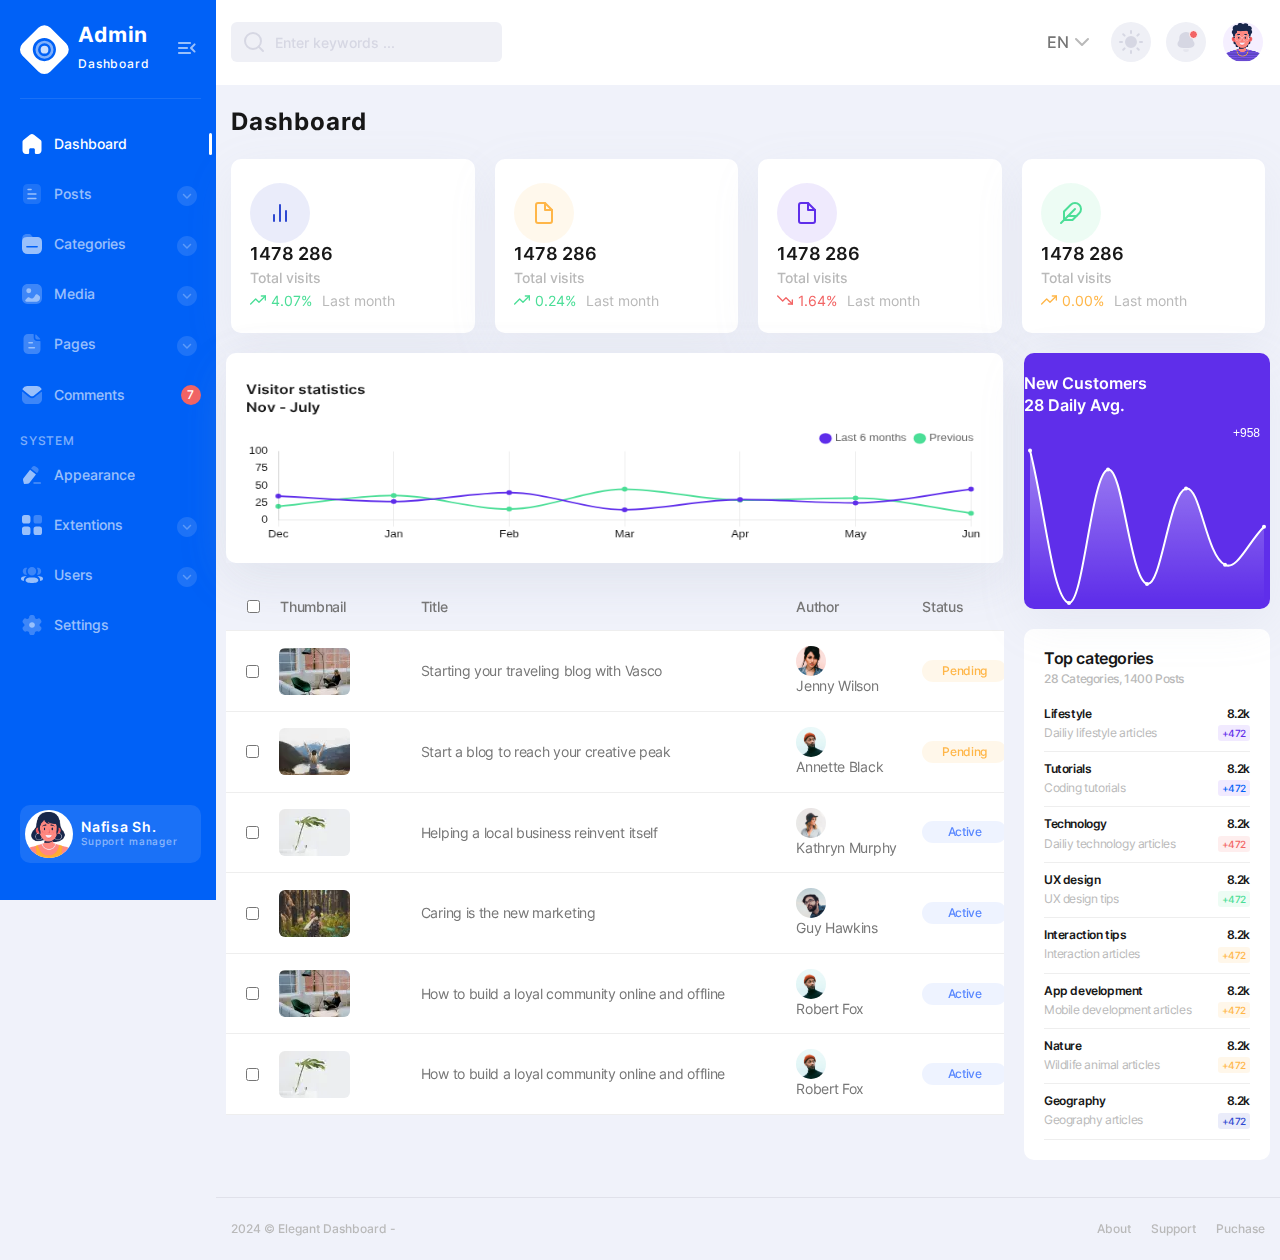
<file: index.html>
<!DOCTYPE html>
<html lang="en">

<head>
  <meta charset="UTF-8">
  <meta http-equiv="X-UA-Compatible" content="IE=edge">
  <meta name="viewport" content="width=device-width, initial-scale=1.0">
  <title>Admin Dashboard</title>
  <!-- Favicon -->
  <link rel="shortcut icon" href="./img/svg/logo.svg" type="image/x-icon">
  <!-- Custom styles -->
  <link rel="stylesheet" href="./css/style.min.css">
</head>

<body>
  <div class="layer"></div>
<!-- ! Body -->
<a class="skip-link sr-only" href="#skip-target">Skip to content</a>
<div class="page-flex">
  <!-- ! Sidebar -->
  <aside class="sidebar">
    <div class="sidebar-start">
        <div class="sidebar-head">
            <a href="/" class="logo-wrapper" title="Home">
                <span class="sr-only">Home</span>
                <span class="icon logo" aria-hidden="true"></span>
                <div class="logo-text">
                    <span class="logo-title">Admin</span>
                    <span class="logo-subtitle">Dashboard</span>
                </div>

            </a>
            <button class="sidebar-toggle transparent-btn" title="Menu" type="button">
                <span class="sr-only">Toggle menu</span>
                <span class="icon menu-toggle" aria-hidden="true"></span>
            </button>
        </div>
        <div class="sidebar-body">
            <ul class="sidebar-body-menu">
                <li>
                    <a class="active" href="/"><span class="icon home" aria-hidden="true"></span>Dashboard</a>
                </li>
                <li>
                    <a class="show-cat-btn" href="##">
                        <span class="icon document" aria-hidden="true"></span>Posts
                        <span class="category__btn transparent-btn" title="Open list">
                            <span class="sr-only">Open list</span>
                            <span class="icon arrow-down" aria-hidden="true"></span>
                        </span>
                    </a>
                    <ul class="cat-sub-menu">
                        <li>
                            <a href="posts.html">All Posts</a>
                        </li>
                        <li>
                            <a href="new-post.html">Add new post</a>
                        </li>
                    </ul>
                </li>
                <li>
                    <a class="show-cat-btn" href="##">
                        <span class="icon folder" aria-hidden="true"></span>Categories
                        <span class="category__btn transparent-btn" title="Open list">
                            <span class="sr-only">Open list</span>
                            <span class="icon arrow-down" aria-hidden="true"></span>
                        </span>
                    </a>
                    <ul class="cat-sub-menu">
                        <li>
                            <a href="categories.html">All categories</a>
                        </li>
                    </ul>
                </li>
                <li>
                    <a class="show-cat-btn" href="##">
                        <span class="icon image" aria-hidden="true"></span>Media
                        <span class="category__btn transparent-btn" title="Open list">
                            <span class="sr-only">Open list</span>
                            <span class="icon arrow-down" aria-hidden="true"></span>
                        </span>
                    </a>
                    <ul class="cat-sub-menu">
                        <li>
                            <a href="media-01.html">Media-01</a>
                        </li>
                        <li>
                            <a href="media-02.html">Media-02</a>
                        </li>
                    </ul>
                </li>
                <li>
                    <a class="show-cat-btn" href="##">
                        <span class="icon paper" aria-hidden="true"></span>Pages
                        <span class="category__btn transparent-btn" title="Open list">
                            <span class="sr-only">Open list</span>
                            <span class="icon arrow-down" aria-hidden="true"></span>
                        </span>
                    </a>
                    <ul class="cat-sub-menu">
                        <li>
                            <a href="pages.html">All pages</a>
                        </li>
                        <li>
                            <a href="new-page.html">Add new page</a>
                        </li>
                    </ul>
                </li>
                <li>
                    <a href="comments.html">
                        <span class="icon message" aria-hidden="true"></span>
                        Comments
                    </a>
                    <span class="msg-counter">7</span>
                </li>
            </ul>
            <span class="system-menu__title">system</span>
            <ul class="sidebar-body-menu">
                <li>
                    <a href="appearance.html"><span class="icon edit" aria-hidden="true"></span>Appearance</a>
                </li>
                <li>
                    <a class="show-cat-btn" href="##">
                        <span class="icon category" aria-hidden="true"></span>Extentions
                        <span class="category__btn transparent-btn" title="Open list">
                            <span class="sr-only">Open list</span>
                            <span class="icon arrow-down" aria-hidden="true"></span>
                        </span>
                    </a>
                    <ul class="cat-sub-menu">
                        <li>
                            <a href="extention-01.html">Extentions-01</a>
                        </li>
                        <li>
                            <a href="extention-02.html">Extentions-02</a>
                        </li>
                    </ul>
                </li>
                <li>
                    <a class="show-cat-btn" href="##">
                        <span class="icon user-3" aria-hidden="true"></span>Users
                        <span class="category__btn transparent-btn" title="Open list">
                            <span class="sr-only">Open list</span>
                            <span class="icon arrow-down" aria-hidden="true"></span>
                        </span>
                    </a>
                    <ul class="cat-sub-menu">
                        <li>
                            <a href="users-01.html">Users-01</a>
                        </li>
                        <li>
                            <a href="users-02.html">Users-02</a>
                        </li>
                    </ul>
                </li>
                <li>
                    <a href="##"><span class="icon setting" aria-hidden="true"></span>Settings</a>
                </li>
            </ul>
        </div>
    </div>
    <div class="sidebar-footer">
        <a href="##" class="sidebar-user">
            <span class="sidebar-user-img">
                <picture><source srcset="./img/avatar/avatar-illustrated-01.webp" type="image/webp"><img src="./img/avatar/avatar-illustrated-01.png" alt="User name"></picture>
            </span>
            <div class="sidebar-user-info">
                <span class="sidebar-user__title">Nafisa Sh.</span>
                <span class="sidebar-user__subtitle">Support manager</span>
            </div>
        </a>
    </div>
</aside>
  <div class="main-wrapper">
    <!-- ! Main nav -->
    <nav class="main-nav--bg">
  <div class="container main-nav">
    <div class="main-nav-start">
      <div class="search-wrapper">
        <i data-feather="search" aria-hidden="true"></i>
        <input type="text" placeholder="Enter keywords ..." required>
      </div>
    </div>
    <div class="main-nav-end">
      <button class="sidebar-toggle transparent-btn" title="Menu" type="button">
        <span class="sr-only">Toggle menu</span>
        <span class="icon menu-toggle--gray" aria-hidden="true"></span>
      </button>
      <div class="lang-switcher-wrapper">
        <button class="lang-switcher transparent-btn" type="button">
          EN
          <i data-feather="chevron-down" aria-hidden="true"></i>
        </button>
        <ul class="lang-menu dropdown">
          <li><a href="##">English</a></li>
          <li><a href="##">French</a></li>
          <li><a href="##">Uzbek</a></li>
        </ul>
      </div>
      <button class="theme-switcher gray-circle-btn" type="button" title="Switch theme">
        <span class="sr-only">Switch theme</span>
        <i class="sun-icon" data-feather="sun" aria-hidden="true"></i>
        <i class="moon-icon" data-feather="moon" aria-hidden="true"></i>
      </button>
      <div class="notification-wrapper">
        <button class="gray-circle-btn dropdown-btn" title="To messages" type="button">
          <span class="sr-only">To messages</span>
          <span class="icon notification active" aria-hidden="true"></span>
        </button>
        <ul class="users-item-dropdown notification-dropdown dropdown">
          <li>
            <a href="##">
              <div class="notification-dropdown-icon info">
                <i data-feather="check"></i>
              </div>
              <div class="notification-dropdown-text">
                <span class="notification-dropdown__title">System just updated</span>
                <span class="notification-dropdown__subtitle">The system has been successfully upgraded. Read more
                  here.</span>
              </div>
            </a>
          </li>
          <li>
            <a href="##">
              <div class="notification-dropdown-icon danger">
                <i data-feather="info" aria-hidden="true"></i>
              </div>
              <div class="notification-dropdown-text">
                <span class="notification-dropdown__title">The cache is full!</span>
                <span class="notification-dropdown__subtitle">Unnecessary caches take up a lot of memory space and
                  interfere ...</span>
              </div>
            </a>
          </li>
          <li>
            <a href="##">
              <div class="notification-dropdown-icon info">
                <i data-feather="check" aria-hidden="true"></i>
              </div>
              <div class="notification-dropdown-text">
                <span class="notification-dropdown__title">New Subscriber here!</span>
                <span class="notification-dropdown__subtitle">A new subscriber has subscribed.</span>
              </div>
            </a>
          </li>
          <li>
            <a class="link-to-page" href="##">Go to Notifications page</a>
          </li>
        </ul>
      </div>
      <div class="nav-user-wrapper">
        <button href="##" class="nav-user-btn dropdown-btn" title="My profile" type="button">
          <span class="sr-only">My profile</span>
          <span class="nav-user-img">
            <picture><source srcset="./img/avatar/avatar-illustrated-02.webp" type="image/webp"><img src="./img/avatar/avatar-illustrated-02.png" alt="User name"></picture>
          </span>
        </button>
        <ul class="users-item-dropdown nav-user-dropdown dropdown">
          <li><a href="##">
              <i data-feather="user" aria-hidden="true"></i>
              <span>Profile</span>
            </a></li>
          <li><a href="##">
              <i data-feather="settings" aria-hidden="true"></i>
              <span>Account settings</span>
            </a></li>
          <li><a class="danger" href="##">
              <i data-feather="log-out" aria-hidden="true"></i>
              <span>Log out</span>
            </a></li>
        </ul>
      </div>
    </div>
  </div>
</nav>
    <!-- ! Main -->
    <main class="main users chart-page" id="skip-target">
      <div class="container">
        <h2 class="main-title">Dashboard</h2>
        <div class="row stat-cards">
          <div class="col-md-6 col-xl-3">
            <article class="stat-cards-item">
              <div class="stat-cards-icon primary">
                <i data-feather="bar-chart-2" aria-hidden="true"></i>
              </div>
              <div class="stat-cards-info">
                <p class="stat-cards-info__num">1478 286</p>
                <p class="stat-cards-info__title">Total visits</p>
                <p class="stat-cards-info__progress">
                  <span class="stat-cards-info__profit success">
                    <i data-feather="trending-up" aria-hidden="true"></i>4.07%
                  </span>
                  Last month
                </p>
              </div>
            </article>
          </div>
          <div class="col-md-6 col-xl-3">
            <article class="stat-cards-item">
              <div class="stat-cards-icon warning">
                <i data-feather="file" aria-hidden="true"></i>
              </div>
              <div class="stat-cards-info">
                <p class="stat-cards-info__num">1478 286</p>
                <p class="stat-cards-info__title">Total visits</p>
                <p class="stat-cards-info__progress">
                  <span class="stat-cards-info__profit success">
                    <i data-feather="trending-up" aria-hidden="true"></i>0.24%
                  </span>
                  Last month
                </p>
              </div>
            </article>
          </div>
          <div class="col-md-6 col-xl-3">
            <article class="stat-cards-item">
              <div class="stat-cards-icon purple">
                <i data-feather="file" aria-hidden="true"></i>
              </div>
              <div class="stat-cards-info">
                <p class="stat-cards-info__num">1478 286</p>
                <p class="stat-cards-info__title">Total visits</p>
                <p class="stat-cards-info__progress">
                  <span class="stat-cards-info__profit danger">
                    <i data-feather="trending-down" aria-hidden="true"></i>1.64%
                  </span>
                  Last month
                </p>
              </div>
            </article>
          </div>
          <div class="col-md-6 col-xl-3">
            <article class="stat-cards-item">
              <div class="stat-cards-icon success">
                <i data-feather="feather" aria-hidden="true"></i>
              </div>
              <div class="stat-cards-info">
                <p class="stat-cards-info__num">1478 286</p>
                <p class="stat-cards-info__title">Total visits</p>
                <p class="stat-cards-info__progress">
                  <span class="stat-cards-info__profit warning">
                    <i data-feather="trending-up" aria-hidden="true"></i>0.00%
                  </span>
                  Last month
                </p>
              </div>
            </article>
          </div>
        </div>
        <div class="row">
          <div class="col-lg-9">
            <div class="chart">
              <canvas id="myChart" aria-label="Site statistics" role="img"></canvas>
            </div>
            <div class="users-table table-wrapper">
              <table class="posts-table">
                <thead>
                  <tr class="users-table-info">
                    <th>
                      <label class="users-table__checkbox ms-20">
                        <input type="checkbox" class="check-all">Thumbnail
                      </label>
                    </th>
                    <th>Title</th>
                    <th>Author</th>
                    <th>Status</th>
                    <th>Date</th>
                    <th>Action</th>
                  </tr>
                </thead>
                <tbody>
                  <tr>
                    <td>
                      <label class="users-table__checkbox">
                        <input type="checkbox" class="check">
                        <div class="categories-table-img">
                          <picture><source srcset="./img/categories/01.webp" type="image/webp"><img src="./img/categories/01.jpg" alt="category"></picture>
                        </div>
                      </label>
                    </td>
                    <td>
                      Starting your traveling blog with Vasco
                    </td>
                    <td>
                      <div class="pages-table-img">
                        <picture><source srcset="./img/avatar/avatar-face-04.webp" type="image/webp"><img src="./img/avatar/avatar-face-04.png" alt="User Name"></picture>
                        Jenny Wilson
                      </div>
                    </td>
                    <td><span class="badge-pending">Pending</span></td>
                    <td>17.04.2021</td>
                    <td>
                      <span class="p-relative">
                        <button class="dropdown-btn transparent-btn" type="button" title="More info">
                          <div class="sr-only">More info</div>
                          <i data-feather="more-horizontal" aria-hidden="true"></i>
                        </button>
                        <ul class="users-item-dropdown dropdown">
                          <li><a href="##">Edit</a></li>
                          <li><a href="##">Quick edit</a></li>
                          <li><a href="##">Trash</a></li>
                        </ul>
                      </span>
                    </td>
                  </tr>
                  <tr>
                    <td>
                      <label class="users-table__checkbox">
                        <input type="checkbox" class="check">
                        <div class="categories-table-img">
                          <picture><source srcset="./img/categories/02.webp" type="image/webp"><img src="./img/categories/02.jpg" alt="category"></picture>
                        </div>
                      </label>
                    </td>
                    <td>
                      Start a blog to reach your creative peak
                    </td>
                    <td>
                      <div class="pages-table-img">
                        <picture><source srcset="./img/avatar/avatar-face-03.webp" type="image/webp"><img src="./img/avatar/avatar-face-03.png" alt="User Name"></picture>
                        Annette Black
                      </div>
                    </td>
                    <td><span class="badge-pending">Pending</span></td>
                    <td>23.04.2021</td>
                    <td>
                      <span class="p-relative">
                        <button class="dropdown-btn transparent-btn" type="button" title="More info">
                          <div class="sr-only">More info</div>
                          <i data-feather="more-horizontal" aria-hidden="true"></i>
                        </button>
                        <ul class="users-item-dropdown dropdown">
                          <li><a href="##">Edit</a></li>
                          <li><a href="##">Quick edit</a></li>
                          <li><a href="##">Trash</a></li>
                        </ul>
                      </span>
                    </td>
                  </tr>
                  <tr>
                    <td>
                      <label class="users-table__checkbox">
                        <input type="checkbox" class="check">
                        <div class="categories-table-img">
                          <picture><source srcset="./img/categories/03.webp" type="image/webp"><img src="./img/categories/03.jpg" alt="category"></picture>
                        </div>
                      </label>
                    </td>
                    <td>
                      Helping a local business reinvent itself
                    </td>
                    <td>
                      <div class="pages-table-img">
                        <picture><source srcset="./img/avatar/avatar-face-02.webp" type="image/webp"><img src="./img/avatar/avatar-face-02.png" alt="User Name"></picture>
                        Kathryn Murphy
                      </div>
                    </td>
                    <td><span class="badge-active">Active</span></td>
                    <td>17.04.2021</td>
                    <td>
                      <span class="p-relative">
                        <button class="dropdown-btn transparent-btn" type="button" title="More info">
                          <div class="sr-only">More info</div>
                          <i data-feather="more-horizontal" aria-hidden="true"></i>
                        </button>
                        <ul class="users-item-dropdown dropdown">
                          <li><a href="##">Edit</a></li>
                          <li><a href="##">Quick edit</a></li>
                          <li><a href="##">Trash</a></li>
                        </ul>
                      </span>
                    </td>
                  </tr>
                  <tr>
                    <td>
                      <label class="users-table__checkbox">
                        <input type="checkbox" class="check">
                        <div class="categories-table-img">
                          <picture><source srcset="./img/categories/04.webp" type="image/webp"><img src="./img/categories/04.jpg" alt="category"></picture>
                        </div>
                      </label>
                    </td>
                    <td>
                      Caring is the new marketing
                    </td>
                    <td>
                      <div class="pages-table-img">
                        <picture><source srcset="./img/avatar/avatar-face-05.webp" type="image/webp"><img src="./img/avatar/avatar-face-05.png" alt="User Name"></picture>
                        Guy Hawkins
                      </div>
                    </td>
                    <td><span class="badge-active">Active</span></td>
                    <td>17.04.2021</td>
                    <td>
                      <span class="p-relative">
                        <button class="dropdown-btn transparent-btn" type="button" title="More info">
                          <div class="sr-only">More info</div>
                          <i data-feather="more-horizontal" aria-hidden="true"></i>
                        </button>
                        <ul class="users-item-dropdown dropdown">
                          <li><a href="##">Edit</a></li>
                          <li><a href="##">Quick edit</a></li>
                          <li><a href="##">Trash</a></li>
                        </ul>
                      </span>
                    </td>
                  </tr>
                  <tr>
                    <td>
                      <label class="users-table__checkbox">
                        <input type="checkbox" class="check">
                        <div class="categories-table-img">
                          <picture><source srcset="./img/categories/01.webp" type="image/webp"><img src="./img/categories/01.jpg" alt="category"></picture>
                        </div>
                      </label>
                    </td>
                    <td>
                      How to build a loyal community online and offline
                    </td>
                    <td>
                      <div class="pages-table-img">
                        <picture><source srcset="./img/avatar/avatar-face-03.webp" type="image/webp"><img src="./img/avatar/avatar-face-03.png" alt="User Name"></picture>
                        Robert Fox
                      </div>
                    </td>
                    <td><span class="badge-active">Active</span></td>
                    <td>17.04.2021</td>
                    <td>
                      <span class="p-relative">
                        <button class="dropdown-btn transparent-btn" type="button" title="More info">
                          <div class="sr-only">More info</div>
                          <i data-feather="more-horizontal" aria-hidden="true"></i>
                        </button>
                        <ul class="users-item-dropdown dropdown">
                          <li><a href="##">Edit</a></li>
                          <li><a href="##">Quick edit</a></li>
                          <li><a href="##">Trash</a></li>
                        </ul>
                      </span>
                    </td>
                  </tr>
                  <tr>
                    <td>
                      <label class="users-table__checkbox">
                        <input type="checkbox" class="check">
                        <div class="categories-table-img">
                          <picture><source srcset="./img/categories/03.webp" type="image/webp"><img src="./img/categories/03.jpg" alt="category"></picture>
                        </div>
                      </label>
                    </td>
                    <td>
                      How to build a loyal community online and offline
                    </td>
                    <td>
                      <div class="pages-table-img">
                        <picture><source srcset="./img/avatar/avatar-face-03.webp" type="image/webp"><img src="./img/avatar/avatar-face-03.png" alt="User Name"></picture>
                        Robert Fox
                      </div>
                    </td>
                    <td><span class="badge-active">Active</span></td>
                    <td>17.04.2021</td>
                    <td>
                      <span class="p-relative">
                        <button class="dropdown-btn transparent-btn" type="button" title="More info">
                          <div class="sr-only">More info</div>
                          <i data-feather="more-horizontal" aria-hidden="true"></i>
                        </button>
                        <ul class="users-item-dropdown dropdown">
                          <li><a href="##">Edit</a></li>
                          <li><a href="##">Quick edit</a></li>
                          <li><a href="##">Trash</a></li>
                        </ul>
                      </span>
                    </td>
                  </tr>
                </tbody>
              </table>
            </div>
          </div>
          <div class="col-lg-3">
            <article class="customers-wrapper">
              <canvas id="customersChart" aria-label="Customers statistics" role="img"></canvas>
              <!--              <p class="customers__title">New Customers <span>+958</span></p>
              <p class="customers__date">28 Daily Avg.</p>
              <picture><source srcset="./img/svg/customers.svg" type="image/webp"><img src="./img/svg/customers.svg" alt=""></picture> -->
            </article>
            <article class="white-block">
              <div class="top-cat-title">
                <h3>Top categories</h3>
                <p>28 Categories, 1400 Posts</p>
              </div>
              <ul class="top-cat-list">
                <li>
                  <a href="##">
                    <div class="top-cat-list__title">
                      Lifestyle <span>8.2k</span>
                    </div>
                    <div class="top-cat-list__subtitle">
                      Dailiy lifestyle articles <span class="purple">+472</span>
                    </div>
                  </a>
                </li>
                <li>
                  <a href="##">
                    <div class="top-cat-list__title">
                      Tutorials <span>8.2k</span>
                    </div>
                    <div class="top-cat-list__subtitle">
                      Coding tutorials <span class="blue">+472</span>
                    </div>
                  </a>
                </li>
                <li>
                  <a href="##">
                    <div class="top-cat-list__title">
                      Technology <span>8.2k</span>
                    </div>
                    <div class="top-cat-list__subtitle">
                      Dailiy technology articles <span class="danger">+472</span>
                    </div>
                  </a>
                </li>
                <li>
                  <a href="##">
                    <div class="top-cat-list__title">
                      UX design <span>8.2k</span>
                    </div>
                    <div class="top-cat-list__subtitle">
                      UX design tips <span class="success">+472</span>
                    </div>
                  </a>
                </li>
                <li>
                  <a href="##">
                    <div class="top-cat-list__title">
                      Interaction tips <span>8.2k</span>
                    </div>
                    <div class="top-cat-list__subtitle">
                      Interaction articles <span class="warning">+472</span>
                    </div>
                  </a>
                </li>
                <li>
                  <a href="##">
                    <div class="top-cat-list__title">
                      App development <span>8.2k</span>
                    </div>
                    <div class="top-cat-list__subtitle">
                      Mobile development articles <span class="warning">+472</span>
                    </div>
                  </a>
                </li>
                <li>
                  <a href="##">
                    <div class="top-cat-list__title">
                      Nature <span>8.2k</span>
                    </div>
                    <div class="top-cat-list__subtitle">
                      Wildlife animal articles <span class="warning">+472</span>
                    </div>
                  </a>
                </li>
                <li>
                  <a href="##">
                    <div class="top-cat-list__title">
                      Geography <span>8.2k</span>
                    </div>
                    <div class="top-cat-list__subtitle">
                      Geography articles <span class="primary">+472</span>
                    </div>
                  </a>
                </li>
              </ul>
            </article>
          </div>
        </div>
      </div>
    </main>
    <!-- ! Footer -->
    <footer class="footer">
  <div class="container footer--flex">
    <div class="footer-start">
      <p>2024 © Elegant Dashboard - <a href="" target="_blank"
          rel="Deepak sir"></a></p>
    </div>
    <ul class="footer-end">
      <li><a href="##">About</a></li>
      <li><a href="##">Support</a></li>
      <li><a href="##">Puchase</a></li>
    </ul>
  </div>
</footer>
  </div>
</div>
<!-- Chart library -->
<script src="./plugins/chart.min.js"></script>
<!-- Icons library -->
<script src="plugins/feather.min.js"></script>
<!-- Custom scripts -->
<script src="js/script.js"></script>
</body>

</html>
</file>
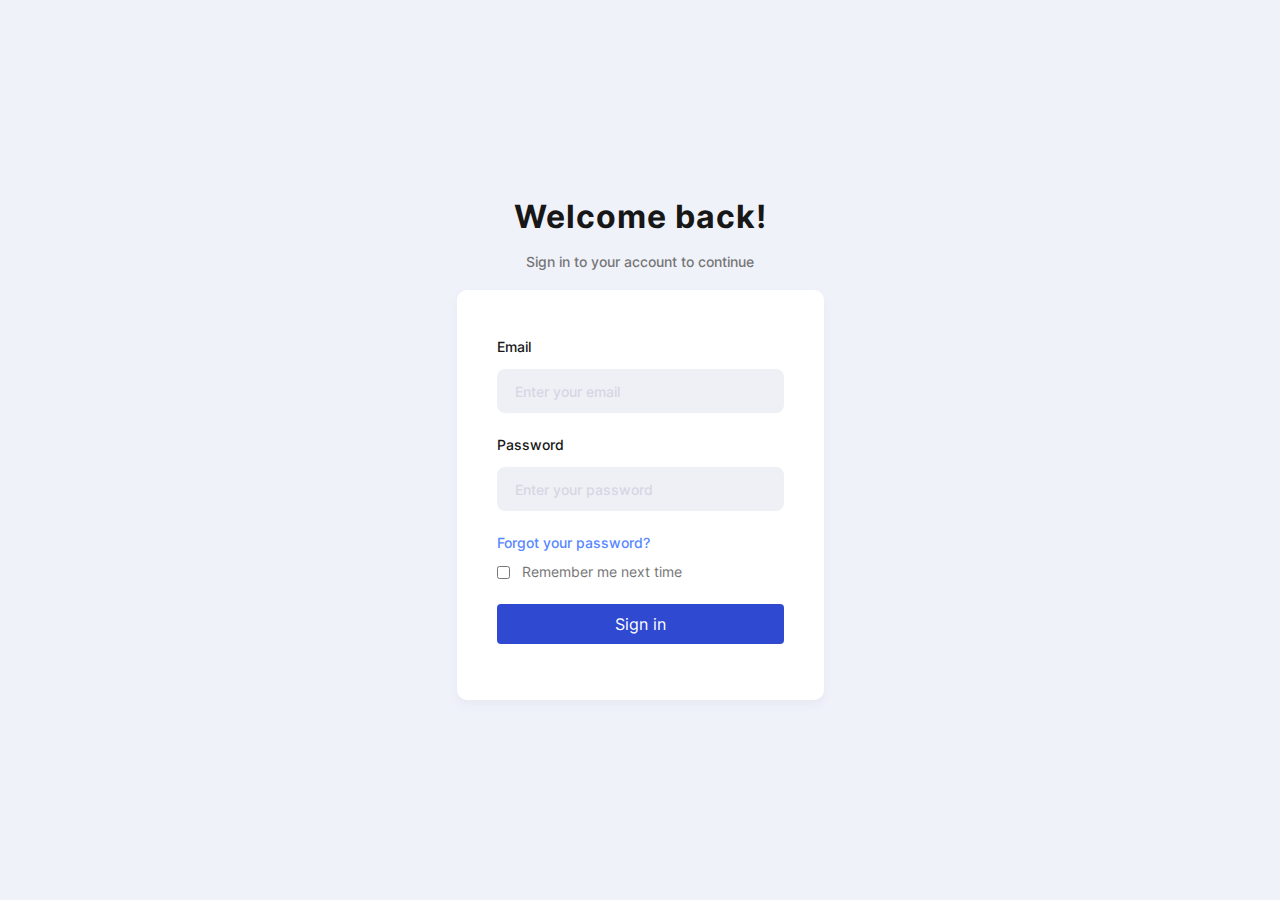
<file: signin.html>
<!DOCTYPE html>
<html lang="en">

<head>
  <meta charset="UTF-8">
  <meta http-equiv="X-UA-Compatible" content="IE=edge">
  <meta name="viewport" content="width=device-width, initial-scale=1.0">
  <title>Admin Dashboard | Sign In</title>
  <!-- Favicon -->
  <link rel="shortcut icon" href="./img/svg/logo.svg" type="image/x-icon">
  <!-- Custom styles -->
  <link rel="stylesheet" href="./css/style.min.css">
</head>

<body>
  <div class="layer"></div>
<main class="page-center">
  <article class="sign-up">
    <h1 class="sign-up__title">Welcome back!</h1>
    <p class="sign-up__subtitle">Sign in to your account to continue</p>
    <form class="sign-up-form form" action="" method="">
      <label class="form-label-wrapper">
        <p class="form-label">Email</p>
        <input class="form-input" type="email" placeholder="Enter your email" required>
      </label>
      <label class="form-label-wrapper">
        <p class="form-label">Password</p>
        <input class="form-input" type="password" placeholder="Enter your password" required>
      </label>
      <a class="link-info forget-link" href="##">Forgot your password?</a>
      <label class="form-checkbox-wrapper">
        <input class="form-checkbox" type="checkbox" required>
        <span class="form-checkbox-label">Remember me next time</span>
      </label>
      <button class="form-btn primary-default-btn transparent-btn">Sign in</button>
    </form>
  </article>
</main>
<!-- Chart library -->
<script src="./plugins/chart.min.js"></script>
<!-- Icons library -->
<script src="plugins/feather.min.js"></script>
<!-- Custom scripts -->
<script src="js/script.js"></script>
</body>

</html>
</file>
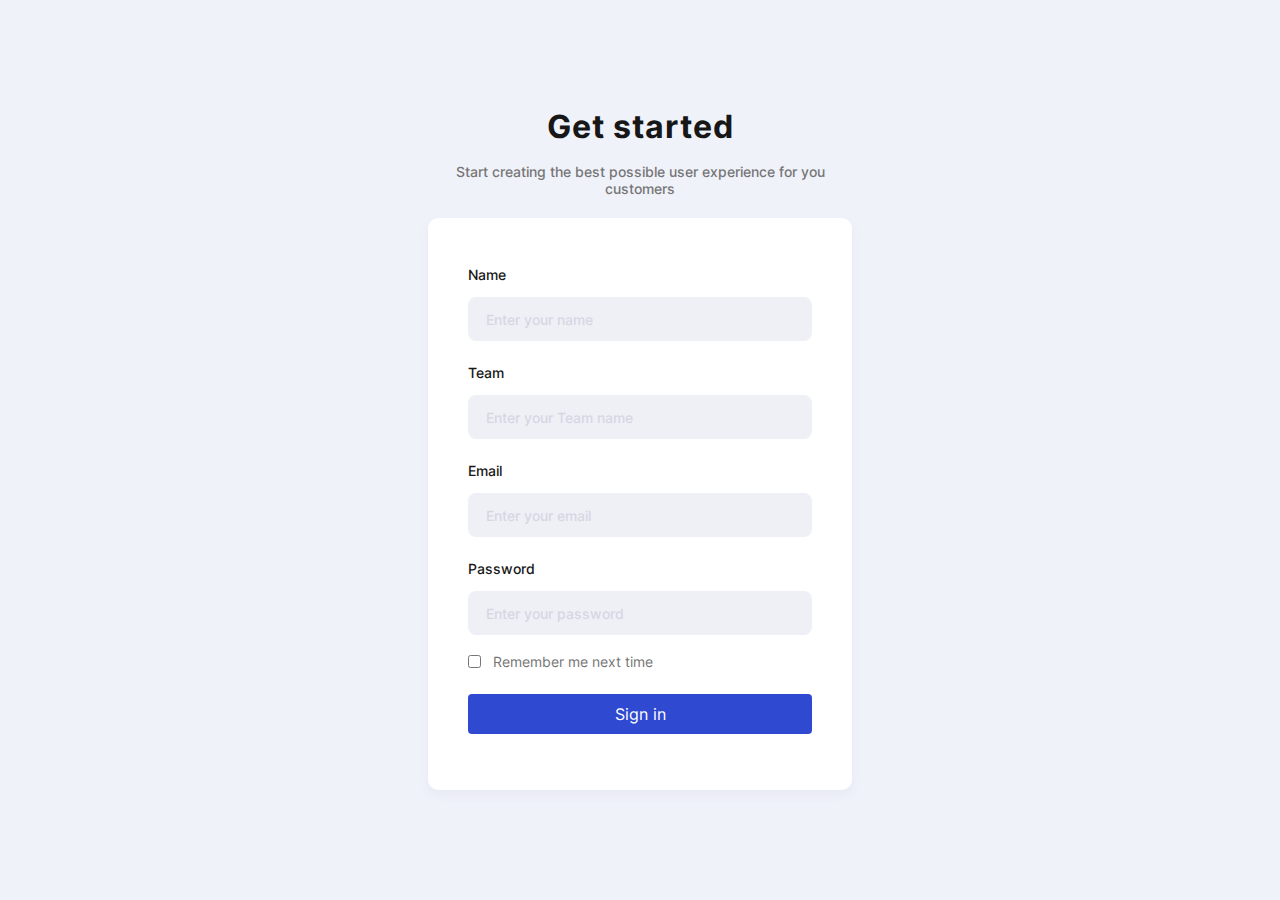
<file: signup.html>
<!DOCTYPE html>
<html lang="en">

<head>
  <meta charset="UTF-8">
  <meta http-equiv="X-UA-Compatible" content="IE=edge">
  <meta name="viewport" content="width=device-width, initial-scale=1.0">
  <title>Admin Dashboard | Sign Up</title>
  <!-- Favicon -->
  <link rel="shortcut icon" href="./img/svg/logo.svg" type="image/x-icon">
  <!-- Custom styles -->
  <link rel="stylesheet" href="./css/style.min.css">
</head>

<body>
  <div class="layer"></div>
<main class="page-center">
  <article class="sign-up">
    <h1 class="sign-up__title">Get started</h1>
    <p class="sign-up__subtitle">Start creating the best possible user experience for you customers</p>
    <form class="sign-up-form form" action="" method="">
      <label class="form-label-wrapper">
        <p class="form-label">Name</p>
        <input class="form-input" type="text" placeholder="Enter your name" required>
      </label>
      <label class="form-label-wrapper">
        <p class="form-label">Team</p>
        <input class="form-input" type="email" placeholder="Enter your Team name" required>
      </label>
      <label class="form-label-wrapper">
        <p class="form-label">Email</p>
        <input class="form-input" type="email" placeholder="Enter your email" required>
      </label>
      <label class="form-label-wrapper">
        <p class="form-label">Password</p>
        <input class="form-input" type="password" placeholder="Enter your password" required>
      </label>
      <label class="form-checkbox-wrapper">
        <input class="form-checkbox" type="checkbox" required>
        <span class="form-checkbox-label">Remember me next time</span>
      </label>
      <button class="form-btn primary-default-btn transparent-btn">Sign in</button>
    </form>
  </article>
</main>
<!-- Chart library -->
<script src="./plugins/chart.min.js"></script>
<!-- Icons library -->
<script src="plugins/feather.min.js"></script>
<!-- Custom scripts -->
<script src="js/script.js"></script>
</body>

</html>
</file>
